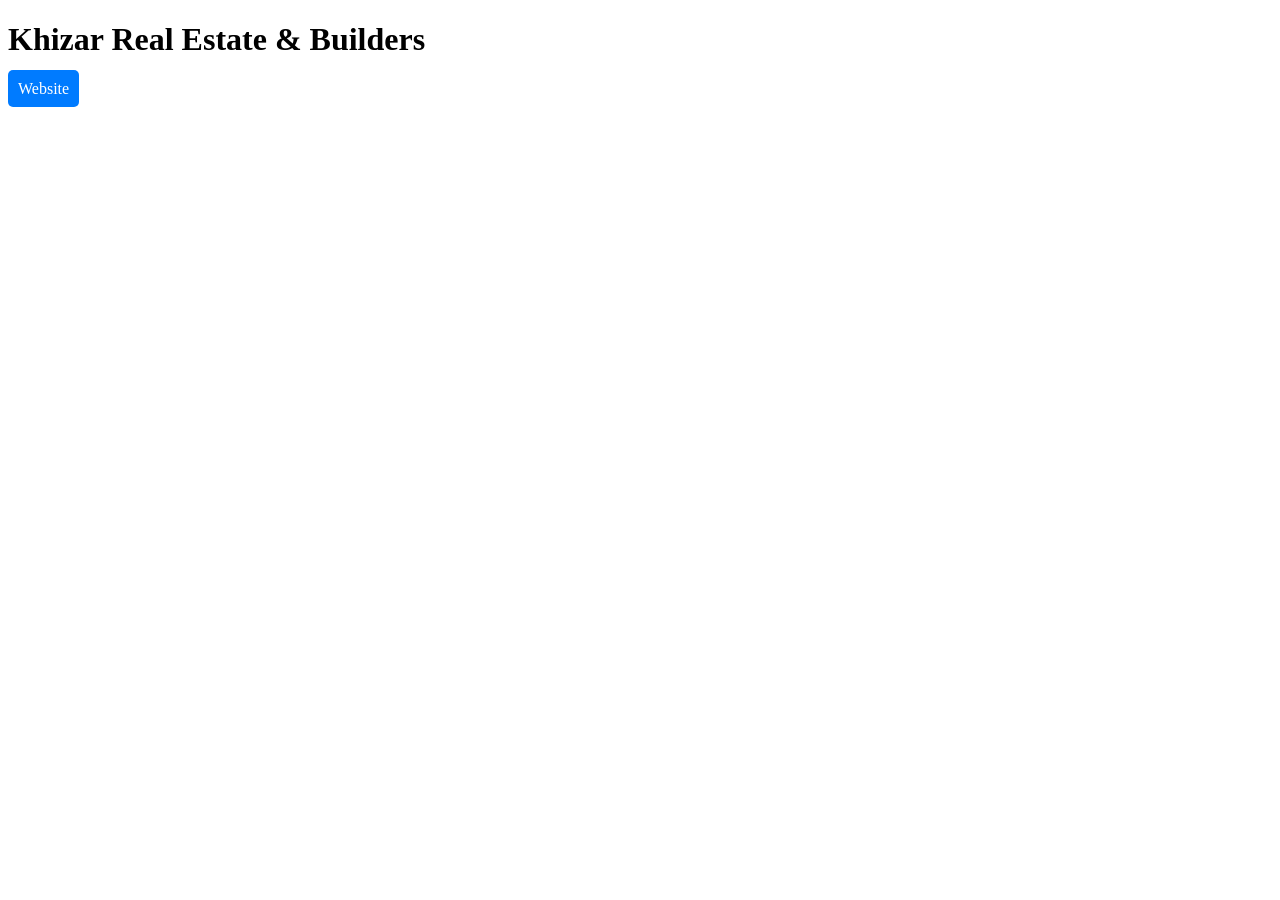
<file: index.html>
<!DOCTYPE html>
<html lang="en">
<head>
    <meta charset="UTF-8">
    <meta name="viewport" content="width=device-width, initial-scale=1.0">
    <title>Khizar Real Estate & Builders</title>
</head>
<body>
    <style>
        .mkb a{
            padding: 10px;
            background-color: #007bff;
            color: white;
            border-radius: 5px;
            text-decoration: none;
            flex-direction: column;
        }

    </style>
    <h1>Khizar Real Estate & Builders</h1>
    <div class="mkb">
        <a href="./Assignment2/index.html">Website</a>
    </div>
</body>
</html>
</file>
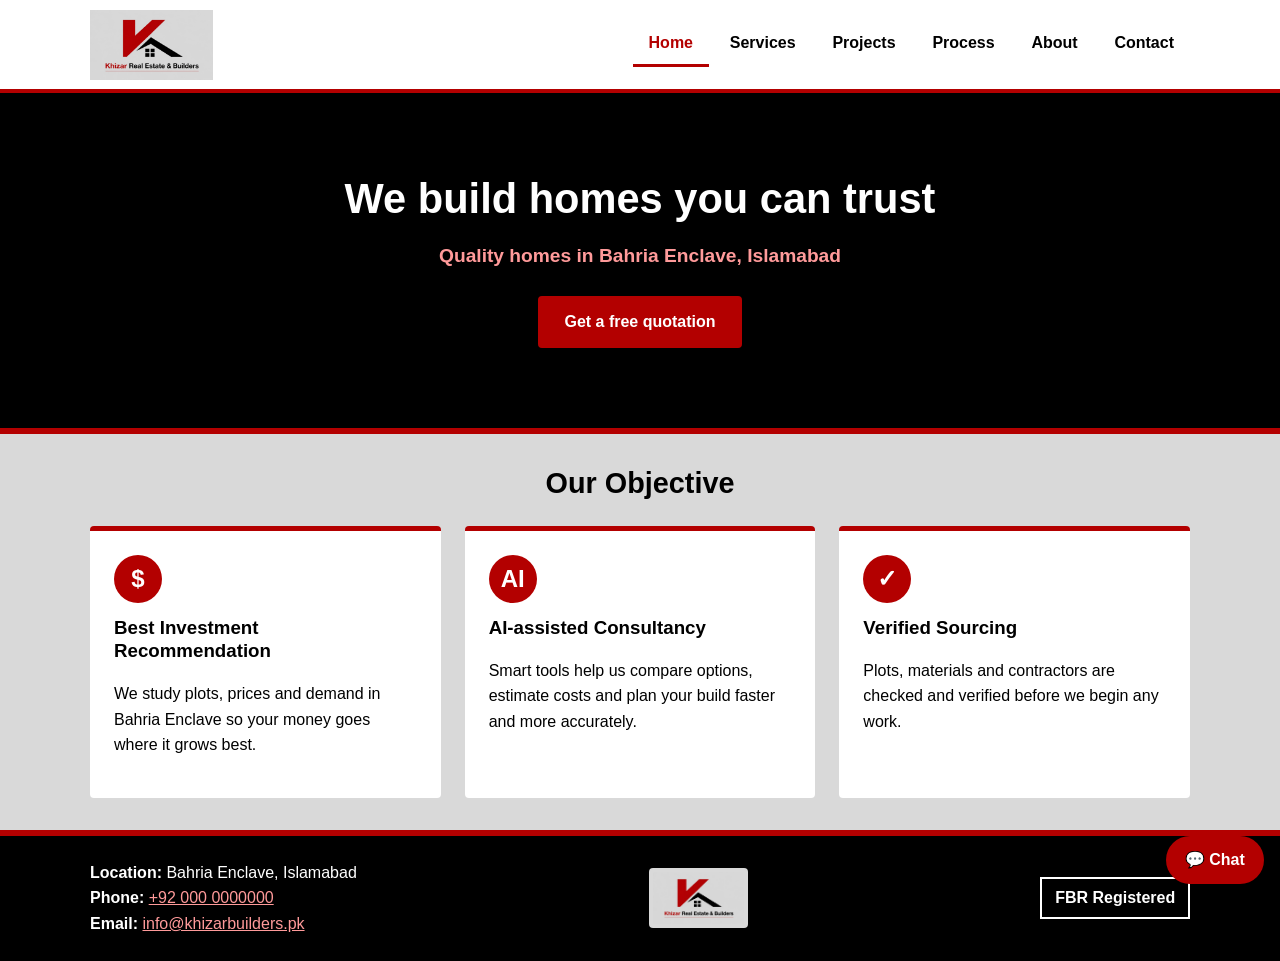
<file: Assignment2/index.html>
<!DOCTYPE html>
<html lang="en">
<head>
  <meta charset="UTF-8">
  <meta name="viewport" content="width=device-width, initial-scale=1">
  <meta name="description" content="Khizar Real Estate &amp; Builders - house construction in Bahria Enclave, Islamabad.">
  <title>Home | Khizar Real Estate &amp; Builders</title>
  <link rel="stylesheet" href="style.css">
</head>
<body>
  <a class="skip" href="#main">Skip to main content</a>
  <header class="site-header">
    <div class="header-inner">
      <a class="brand" href="index.html"><img src="images/logo.jpg" alt="Khizar Real Estate &amp; Builders logo"></a>
      <nav aria-label="Main navigation">
      <ul>
        <li><a href="index.html" class="current" aria-current="page">Home</a></li>
        <li><a href="services.html">Services</a></li>
        <li><a href="projects.html">Projects</a></li>
        <li><a href="process.html">Process</a></li>
        <li><a href="about.html">About</a></li>
        <li><a href="contact.html">Contact</a></li>
      </ul>
      </nav>
    </div>
  </header>

  <main id="main">
    <section class="hero">
      <h1>We build homes you can trust</h1>
      <p class="tagline">Quality homes in Bahria Enclave, Islamabad</p>
      <a class="btn" href="contact.html">Get a free quotation</a>
    </section>
    <div class="container">
      <section>
        <h2 class="section-title">Our Objective</h2>
        <div class="cards">
          <article class="card">
            <span class="icon" aria-hidden="true">$</span>
            <h3>Best Investment Recommendation</h3>
            <p>We study plots, prices and demand in Bahria Enclave so your money goes where it grows best.</p>
          </article>
          <article class="card">
            <span class="icon" aria-hidden="true">AI</span>
            <h3>AI-assisted Consultancy</h3>
            <p>Smart tools help us compare options, estimate costs and plan your build faster and more accurately.</p>
          </article>
          <article class="card">
            <span class="icon" aria-hidden="true">&#10003;</span>
            <h3>Verified Sourcing</h3>
            <p>Plots, materials and contractors are checked and verified before we begin any work.</p>
          </article>
        </div>
      </section>
    </div>
  </main>

  <footer>
    <div class="footer-inner">
      <address>
        <strong>Location:</strong> Bahria Enclave, Islamabad<br>
        <strong>Phone:</strong> <a href="tel:+920000000000">+92 000 0000000</a><br>
        <strong>Email:</strong> <a href="mailto:info@khizarbuilders.pk">info@khizarbuilders.pk</a>
      </address>
      <img src="images/logo.jpg" alt="Khizar Real Estate &amp; Builders">
      <p class="fbr">FBR Registered</p>
    </div>
  </footer>
  <details class="chat">
    <summary aria-label="Open chat">&#128172; Chat</summary>
    <div class="chat-body">
      <h2>Ask Khizar Builders</h2>
      <p><strong>How much does construction cost?</strong><br>Please contact us for a free quotation.</p>
      <p><strong>How long does it take?</strong><br>Most homes are delivered in 6 to 8 months.</p>
      <p><strong>Where do you build?</strong><br>Bahria Enclave, Islamabad.</p>
      <p><a href="contact.html">Contact us</a></p>
    </div>
  </details>
</body>
</html>
</file>
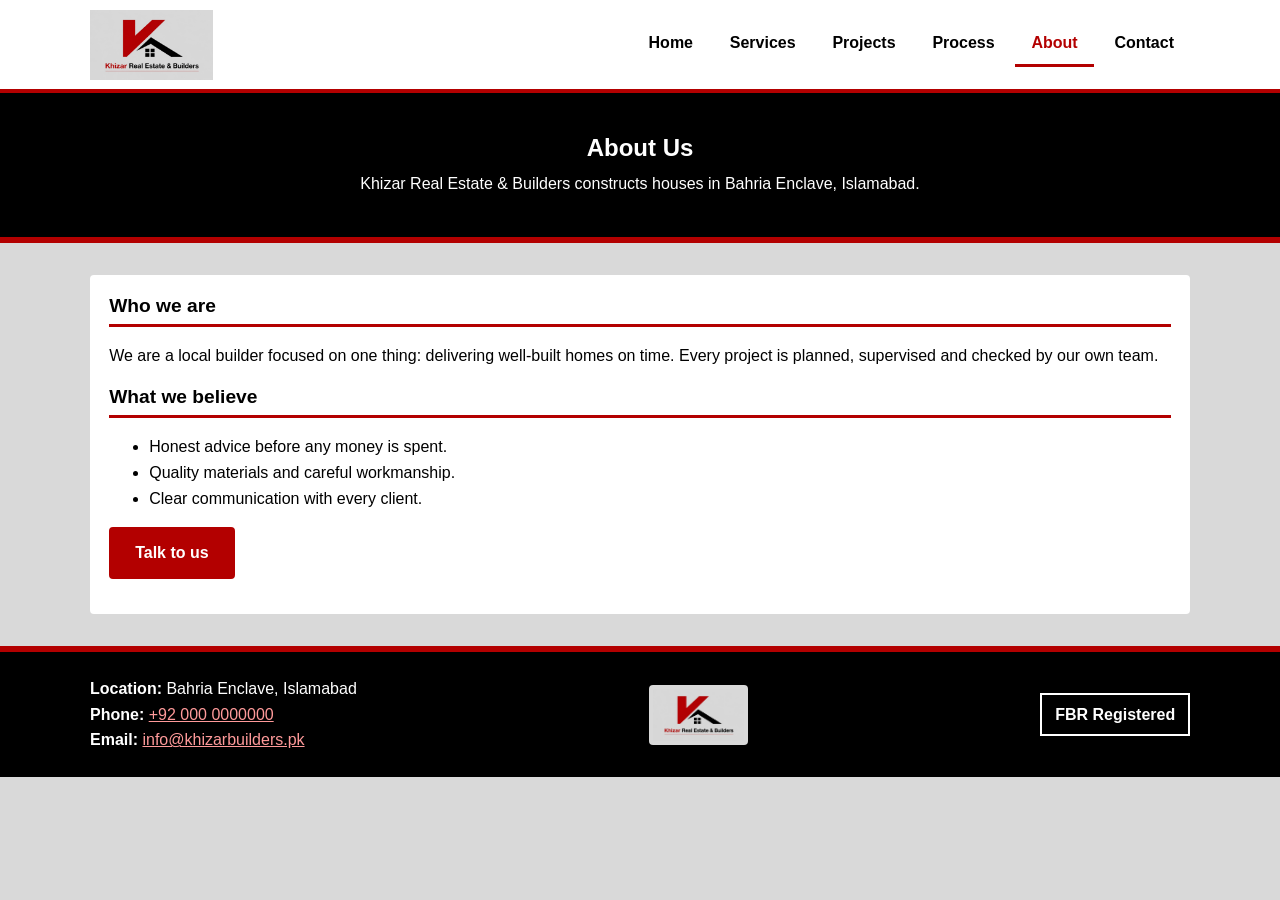
<file: Assignment2/about.html>
<!DOCTYPE html>
<html lang="en">
<head>
  <meta charset="UTF-8">
  <meta name="viewport" content="width=device-width, initial-scale=1">
  <meta name="description" content="Khizar Real Estate &amp; Builders - house construction in Bahria Enclave, Islamabad.">
  <title>About Us | Khizar Real Estate &amp; Builders</title>
  <link rel="stylesheet" href="style.css">
</head>
<body>
  <a class="skip" href="#main">Skip to main content</a>
  <header class="site-header">
    <div class="header-inner">
      <a class="brand" href="index.html"><img src="images/logo.jpg" alt="Khizar Real Estate &amp; Builders logo"></a>
      <nav aria-label="Main navigation">
      <ul>
        <li><a href="index.html">Home</a></li>
        <li><a href="services.html">Services</a></li>
        <li><a href="projects.html">Projects</a></li>
        <li><a href="process.html">Process</a></li>
        <li><a href="about.html" class="current" aria-current="page">About</a></li>
        <li><a href="contact.html">Contact</a></li>
      </ul>
      </nav>
    </div>
  </header>

  <main id="main">
    <section class="page-title">
      <h1>About Us</h1>
      <p>Khizar Real Estate &amp; Builders constructs houses in Bahria Enclave, Islamabad.</p>
    </section>
    <div class="container">
      <section class="panel">
        <h2>Who we are</h2>
        <p>We are a local builder focused on one thing: delivering well-built homes on time. Every project is planned, supervised and checked by our own team.</p>
        <h2>What we believe</h2>
        <ul>
          <li>Honest advice before any money is spent.</li>
          <li>Quality materials and careful workmanship.</li>
          <li>Clear communication with every client.</li>
        </ul>
        <p><a class="btn" href="contact.html">Talk to us</a></p>
      </section>
    </div>
  </main>

  <footer>
    <div class="footer-inner">
      <address>
        <strong>Location:</strong> Bahria Enclave, Islamabad<br>
        <strong>Phone:</strong> <a href="tel:+920000000000">+92 000 0000000</a><br>
        <strong>Email:</strong> <a href="mailto:info@khizarbuilders.pk">info@khizarbuilders.pk</a>
      </address>
      <img src="images/logo.jpg" alt="Khizar Real Estate &amp; Builders">
      <p class="fbr">FBR Registered</p>
    </div>
  </footer>
</body>
</html>
</file>
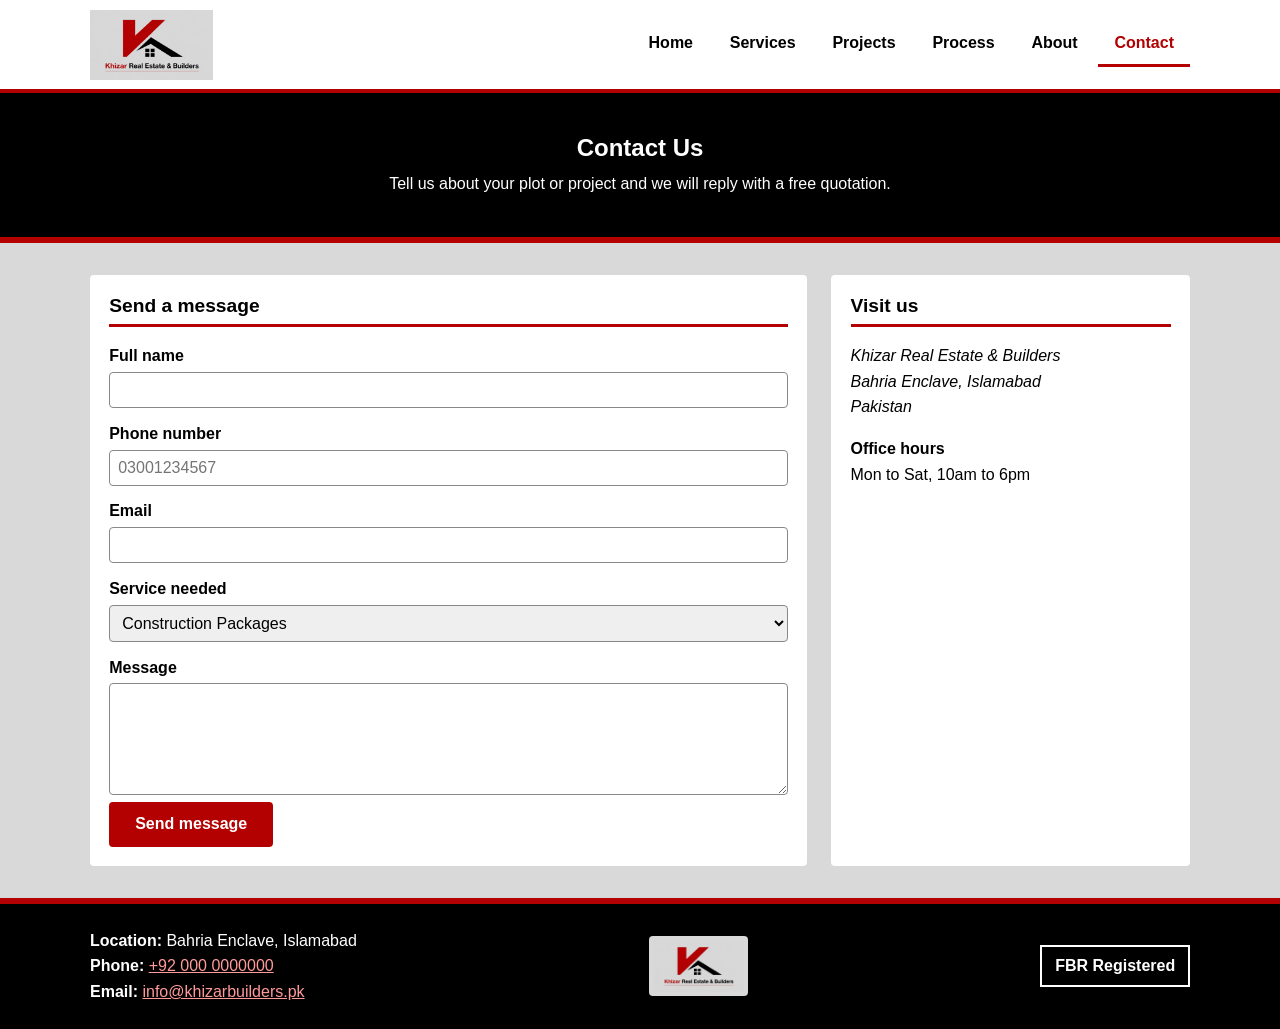
<file: Assignment2/contact.html>
<!DOCTYPE html>
<html lang="en">
<head>
  <meta charset="UTF-8">
  <meta name="viewport" content="width=device-width, initial-scale=1">
  <meta name="description" content="Khizar Real Estate &amp; Builders - house construction in Bahria Enclave, Islamabad.">
  <title>Contact | Khizar Real Estate &amp; Builders</title>
  <link rel="stylesheet" href="style.css">
</head>
<body>
  <a class="skip" href="#main">Skip to main content</a>
  <header class="site-header">
    <div class="header-inner">
      <a class="brand" href="index.html"><img src="images/logo.jpg" alt="Khizar Real Estate &amp; Builders logo"></a>
      <nav aria-label="Main navigation">
      <ul>
        <li><a href="index.html">Home</a></li>
        <li><a href="services.html">Services</a></li>
        <li><a href="projects.html">Projects</a></li>
        <li><a href="process.html">Process</a></li>
        <li><a href="about.html">About</a></li>
        <li><a href="contact.html" class="current" aria-current="page">Contact</a></li>
      </ul>
      </nav>
    </div>
  </header>

  <main id="main">
    <section class="page-title">
      <h1>Contact Us</h1>
      <p>Tell us about your plot or project and we will reply with a free quotation.</p>
    </section>
    <div class="container form-wrap">
      <section class="panel">
        <h2>Send a message</h2>
        <form action="contact.html" method="post">
          <label for="name">Full name</label>
          <input type="text" id="name" name="name" required minlength="3">
          <label for="phone">Phone number</label>
          <input type="tel" id="phone" name="phone" required pattern="[0-9]{10,13}" placeholder="03001234567">
          <label for="email">Email</label>
          <input type="email" id="email" name="email" required>
          <label for="service">Service needed</label>
          <select id="service" name="service">
            <option>Construction Packages</option>
            <option>Architectural Design &amp; Map Approvals</option>
            <option>Interior Designing</option>
            <option>Sales &amp; Purchase</option>
            <option>Consultancy</option>
          </select>
          <label for="message">Message</label>
          <textarea id="message" name="message" rows="5" required minlength="10"></textarea>
          <button type="submit" class="btn">Send message</button>
        </form>
      </section>
      <aside class="panel">
        <h2>Visit us</h2>
        <address>Khizar Real Estate &amp; Builders<br>Bahria Enclave, Islamabad<br>Pakistan</address>
        <p><strong>Office hours</strong><br>Mon to Sat, 10am to 6pm</p>
      </aside>
    </div>
  </main>

  <footer>
    <div class="footer-inner">
      <address>
        <strong>Location:</strong> Bahria Enclave, Islamabad<br>
        <strong>Phone:</strong> <a href="tel:+920000000000">+92 000 0000000</a><br>
        <strong>Email:</strong> <a href="mailto:info@khizarbuilders.pk">info@khizarbuilders.pk</a>
      </address>
      <img src="images/logo.jpg" alt="Khizar Real Estate &amp; Builders">
      <p class="fbr">FBR Registered</p>
    </div>
  </footer>
</body>
</html>
</file>
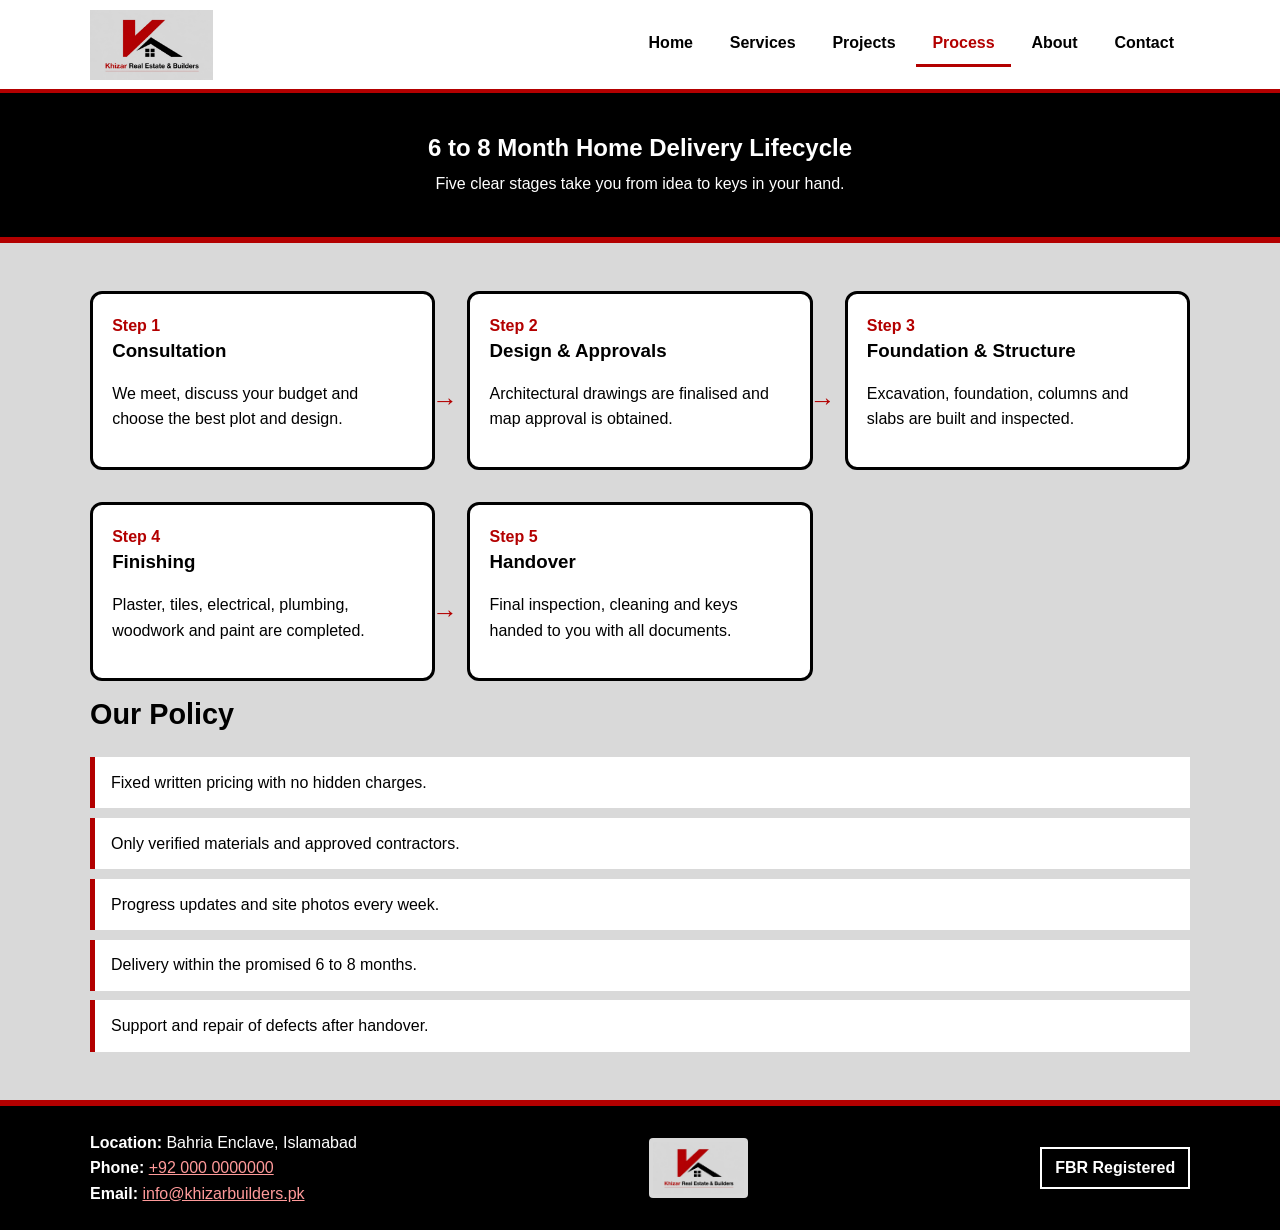
<file: Assignment2/process.html>
<!DOCTYPE html>
<html lang="en">
<head>
  <meta charset="UTF-8">
  <meta name="viewport" content="width=device-width, initial-scale=1">
  <meta name="description" content="Khizar Real Estate &amp; Builders - house construction in Bahria Enclave, Islamabad.">
  <title>Process | Khizar Real Estate &amp; Builders</title>
  <link rel="stylesheet" href="style.css">
</head>
<body>
  <a class="skip" href="#main">Skip to main content</a>
  <header class="site-header">
    <div class="header-inner">
      <a class="brand" href="index.html"><img src="images/logo.jpg" alt="Khizar Real Estate &amp; Builders logo"></a>
      <nav aria-label="Main navigation">
      <ul>
        <li><a href="index.html">Home</a></li>
        <li><a href="services.html">Services</a></li>
        <li><a href="projects.html">Projects</a></li>
        <li><a href="process.html" class="current" aria-current="page">Process</a></li>
        <li><a href="about.html">About</a></li>
        <li><a href="contact.html">Contact</a></li>
      </ul>
      </nav>
    </div>
  </header>

  <main id="main">
    <section class="page-title">
      <h1>6 to 8 Month Home Delivery Lifecycle</h1>
      <p>Five clear stages take you from idea to keys in your hand.</p>
    </section>
    <div class="container">
      <ol class="steps">
        <li><h3>Consultation</h3><p>We meet, discuss your budget and choose the best plot and design.</p></li>
        <li><h3>Design &amp; Approvals</h3><p>Architectural drawings are finalised and map approval is obtained.</p></li>
        <li><h3>Foundation &amp; Structure</h3><p>Excavation, foundation, columns and slabs are built and inspected.</p></li>
        <li><h3>Finishing</h3><p>Plaster, tiles, electrical, plumbing, woodwork and paint are completed.</p></li>
        <li><h3>Handover</h3><p>Final inspection, cleaning and keys handed to you with all documents.</p></li>
      </ol>
      <section>
        <h2>Our Policy</h2>
        <ul class="policy">
        <li>Fixed written pricing with no hidden charges.</li>
        <li>Only verified materials and approved contractors.</li>
        <li>Progress updates and site photos every week.</li>
        <li>Delivery within the promised 6 to 8 months.</li>
        <li>Support and repair of defects after handover.</li>
        </ul>
      </section>
    </div>
  </main>

  <footer>
    <div class="footer-inner">
      <address>
        <strong>Location:</strong> Bahria Enclave, Islamabad<br>
        <strong>Phone:</strong> <a href="tel:+920000000000">+92 000 0000000</a><br>
        <strong>Email:</strong> <a href="mailto:info@khizarbuilders.pk">info@khizarbuilders.pk</a>
      </address>
      <img src="images/logo.jpg" alt="Khizar Real Estate &amp; Builders">
      <p class="fbr">FBR Registered</p>
    </div>
  </footer>
</body>
</html>
</file>
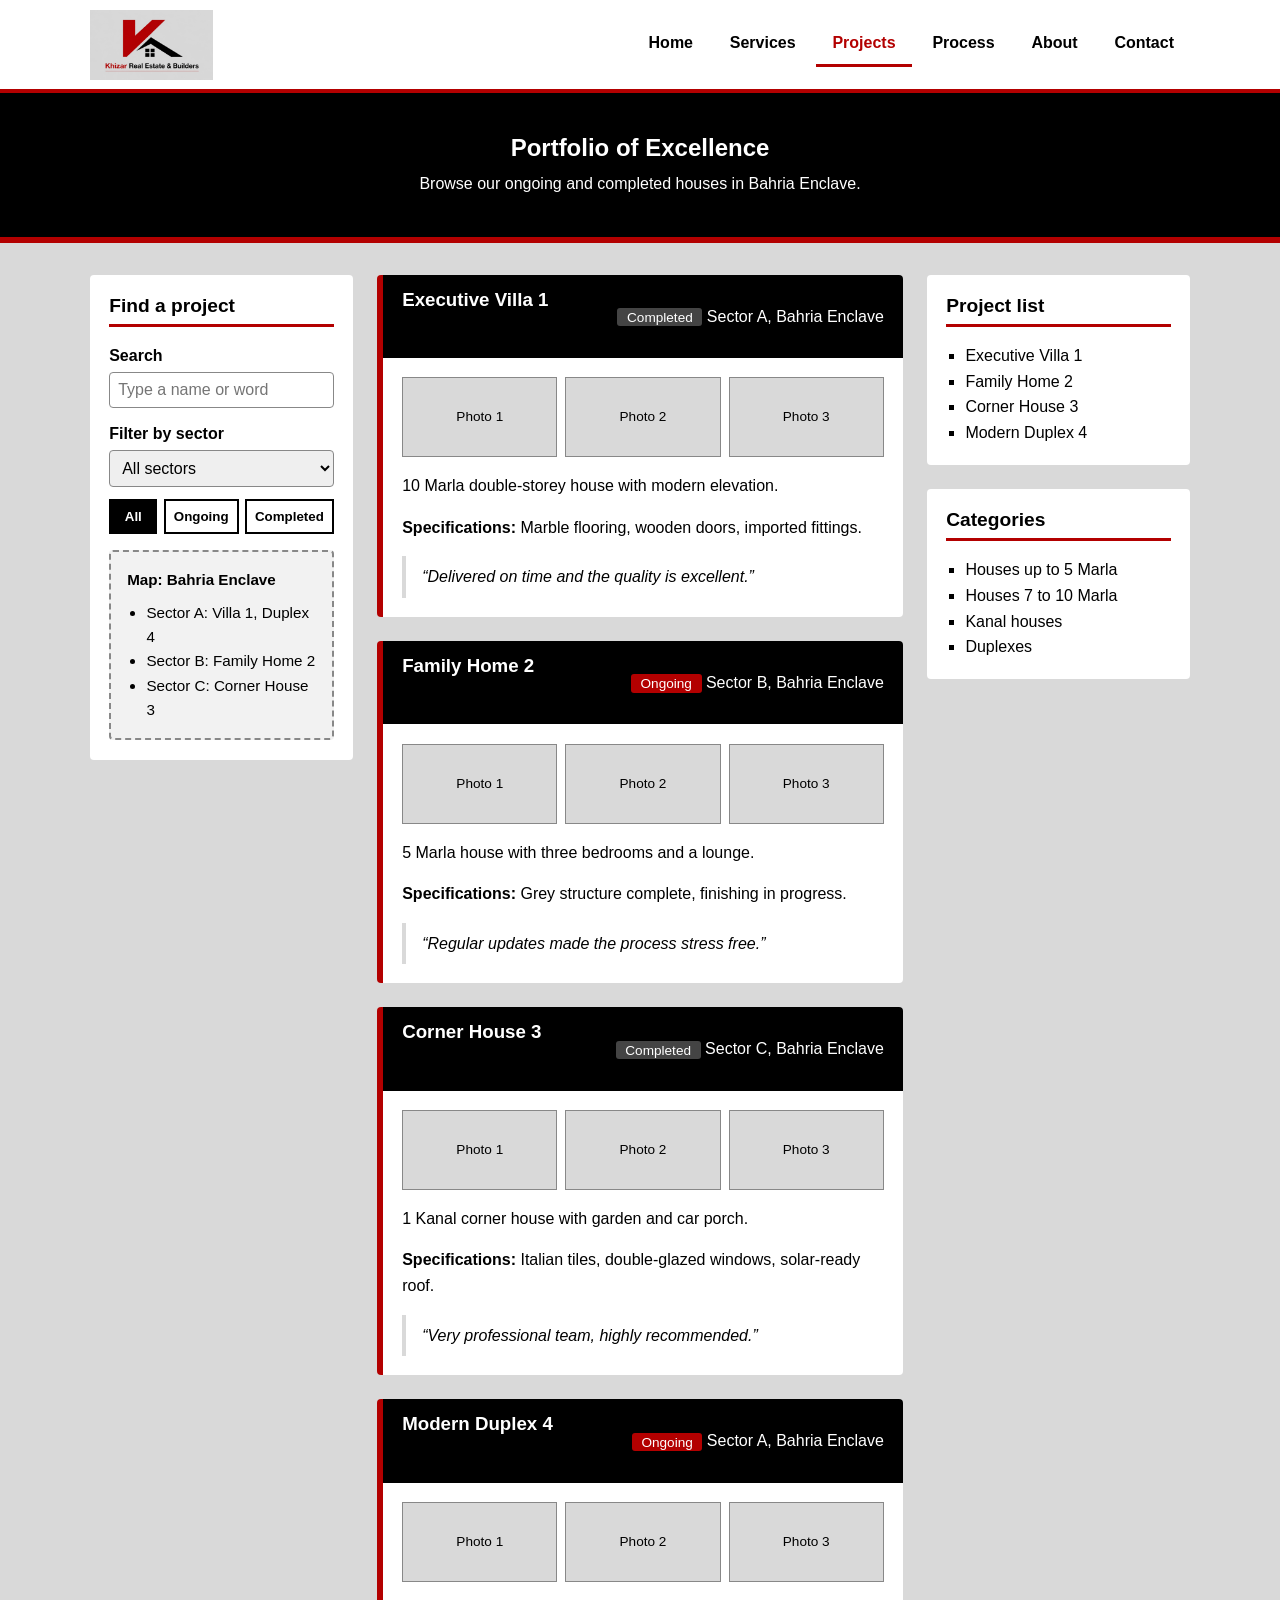
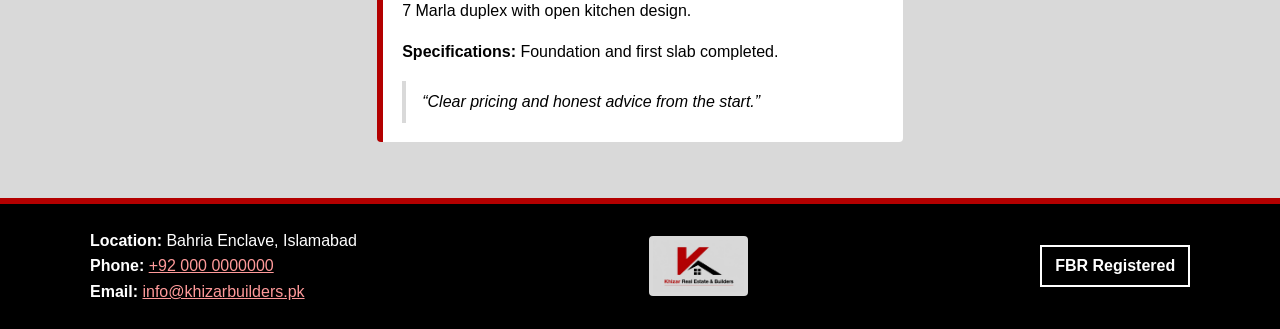
<file: Assignment2/projects.html>
<!DOCTYPE html>
<html lang="en">
<head>
  <meta charset="UTF-8">
  <meta name="viewport" content="width=device-width, initial-scale=1">
  <meta name="description" content="Khizar Real Estate &amp; Builders - house construction in Bahria Enclave, Islamabad.">
  <title>Projects | Khizar Real Estate &amp; Builders</title>
  <link rel="stylesheet" href="style.css">
</head>
<body>
  <a class="skip" href="#main">Skip to main content</a>
  <header class="site-header">
    <div class="header-inner">
      <a class="brand" href="index.html"><img src="images/logo.jpg" alt="Khizar Real Estate &amp; Builders logo"></a>
      <nav aria-label="Main navigation">
      <ul>
        <li><a href="index.html">Home</a></li>
        <li><a href="services.html">Services</a></li>
        <li><a href="projects.html" class="current" aria-current="page">Projects</a></li>
        <li><a href="process.html">Process</a></li>
        <li><a href="about.html">About</a></li>
        <li><a href="contact.html">Contact</a></li>
      </ul>
      </nav>
    </div>
  </header>

  <main id="main">
    <section class="page-title">
      <h1>Portfolio of Excellence</h1>
      <p>Browse our ongoing and completed houses in Bahria Enclave.</p>
    </section>
    <div class="container projects-layout">
      <aside class="panel" aria-label="Search and filters">
        <h2>Find a project</h2>
        <label for="search">Search</label>
        <input type="search" id="search" placeholder="Type a name or word">
        <label for="sector">Filter by sector</label>
        <select id="sector">
          <option value="all">All sectors</option>
          <option value="A">Sector A</option>
          <option value="B">Sector B</option>
          <option value="C">Sector C</option>
        </select>
        <div class="status-buttons">
          <button type="button" class="active">All</button>
          <button type="button">Ongoing</button>
          <button type="button">Completed</button>
        </div>
        <div class="map">
          <strong>Map: Bahria Enclave</strong>
          <ul><li>Sector A: Villa 1, Duplex 4</li><li>Sector B: Family Home 2</li><li>Sector C: Corner House 3</li></ul>
        </div>
      </aside>
      <section aria-label="Projects">
        <article class="project" data-sector="A">
          <header><h3>Executive Villa 1</h3><p><span class="badge done">Completed</span> Sector A, Bahria Enclave</p></header>
          <div class="body">
            <div class="thumbs"><span>Photo 1</span><span>Photo 2</span><span>Photo 3</span></div>
            <p>10 Marla double-storey house with modern elevation.</p>
            <p><strong>Specifications:</strong> Marble flooring, wooden doors, imported fittings.</p>
            <blockquote>&ldquo;Delivered on time and the quality is excellent.&rdquo;</blockquote>
          </div>
        </article>
        <article class="project" data-sector="B">
          <header><h3>Family Home 2</h3><p><span class="badge">Ongoing</span> Sector B, Bahria Enclave</p></header>
          <div class="body">
            <div class="thumbs"><span>Photo 1</span><span>Photo 2</span><span>Photo 3</span></div>
            <p>5 Marla house with three bedrooms and a lounge.</p>
            <p><strong>Specifications:</strong> Grey structure complete, finishing in progress.</p>
            <blockquote>&ldquo;Regular updates made the process stress free.&rdquo;</blockquote>
          </div>
        </article>
        <article class="project" data-sector="C">
          <header><h3>Corner House 3</h3><p><span class="badge done">Completed</span> Sector C, Bahria Enclave</p></header>
          <div class="body">
            <div class="thumbs"><span>Photo 1</span><span>Photo 2</span><span>Photo 3</span></div>
            <p>1 Kanal corner house with garden and car porch.</p>
            <p><strong>Specifications:</strong> Italian tiles, double-glazed windows, solar-ready roof.</p>
            <blockquote>&ldquo;Very professional team, highly recommended.&rdquo;</blockquote>
          </div>
        </article>
        <article class="project" data-sector="A">
          <header><h3>Modern Duplex 4</h3><p><span class="badge">Ongoing</span> Sector A, Bahria Enclave</p></header>
          <div class="body">
            <div class="thumbs"><span>Photo 1</span><span>Photo 2</span><span>Photo 3</span></div>
            <p>7 Marla duplex with open kitchen design.</p>
            <p><strong>Specifications:</strong> Foundation and first slab completed.</p>
            <blockquote>&ldquo;Clear pricing and honest advice from the start.&rdquo;</blockquote>
          </div>
        </article>
      </section>
      <aside aria-label="Lists">
        <div class="panel">
          <h2>Project list</h2>
          <ul class="side-list">
            <li>Executive Villa 1</li><li>Family Home 2</li><li>Corner House 3</li><li>Modern Duplex 4</li>
          </ul>
        </div>
        <div class="panel" style="margin-top:1.5rem">
          <h2>Categories</h2>
          <ul class="side-list">
            <li>Houses up to 5 Marla</li><li>Houses 7 to 10 Marla</li><li>Kanal houses</li><li>Duplexes</li>
          </ul>
        </div>
      </aside>
    </div>
  </main>

  <footer>
    <div class="footer-inner">
      <address>
        <strong>Location:</strong> Bahria Enclave, Islamabad<br>
        <strong>Phone:</strong> <a href="tel:+920000000000">+92 000 0000000</a><br>
        <strong>Email:</strong> <a href="mailto:info@khizarbuilders.pk">info@khizarbuilders.pk</a>
      </address>
      <img src="images/logo.jpg" alt="Khizar Real Estate &amp; Builders">
      <p class="fbr">FBR Registered</p>
    </div>
  </footer>
</body>
</html>
</file>
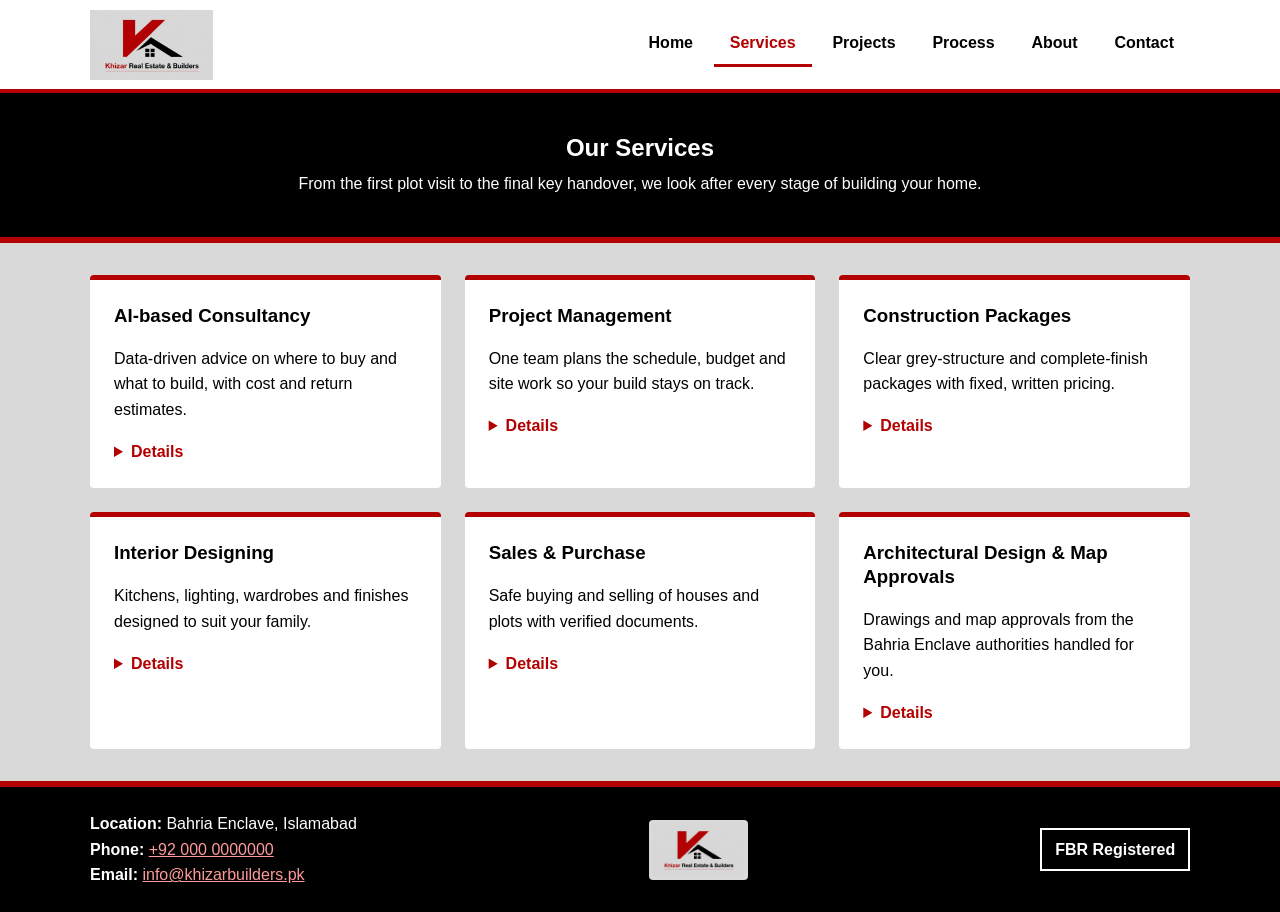
<file: Assignment2/services.html>
<!DOCTYPE html>
<html lang="en">
<head>
  <meta charset="UTF-8">
  <meta name="viewport" content="width=device-width, initial-scale=1">
  <meta name="description" content="Khizar Real Estate &amp; Builders - house construction in Bahria Enclave, Islamabad.">
  <title>Services | Khizar Real Estate &amp; Builders</title>
  <link rel="stylesheet" href="style.css">
</head>
<body>
  <a class="skip" href="#main">Skip to main content</a>
  <header class="site-header">
    <div class="header-inner">
      <a class="brand" href="index.html"><img src="images/logo.jpg" alt="Khizar Real Estate &amp; Builders logo"></a>
      <nav aria-label="Main navigation">
      <ul>
        <li><a href="index.html">Home</a></li>
        <li><a href="services.html" class="current" aria-current="page">Services</a></li>
        <li><a href="projects.html">Projects</a></li>
        <li><a href="process.html">Process</a></li>
        <li><a href="about.html">About</a></li>
        <li><a href="contact.html">Contact</a></li>
      </ul>
      </nav>
    </div>
  </header>

  <main id="main">
    <section class="page-title">
      <h1>Our Services</h1>
      <p>From the first plot visit to the final key handover, we look after every stage of building your home.</p>
    </section>
    <div class="container">
      <div class="cards">
        <article class="card">
          <h3>AI-based Consultancy</h3>
          <p>Data-driven advice on where to buy and what to build, with cost and return estimates.</p>
          <details><summary>Details</summary><p>Contact us to discuss this service and receive a free quotation for your project.</p></details>
        </article>
        <article class="card">
          <h3>Project Management</h3>
          <p>One team plans the schedule, budget and site work so your build stays on track.</p>
          <details><summary>Details</summary><p>Contact us to discuss this service and receive a free quotation for your project.</p></details>
        </article>
        <article class="card">
          <h3>Construction Packages</h3>
          <p>Clear grey-structure and complete-finish packages with fixed, written pricing.</p>
          <details><summary>Details</summary><p>Contact us to discuss this service and receive a free quotation for your project.</p></details>
        </article>
        <article class="card">
          <h3>Interior Designing</h3>
          <p>Kitchens, lighting, wardrobes and finishes designed to suit your family.</p>
          <details><summary>Details</summary><p>Contact us to discuss this service and receive a free quotation for your project.</p></details>
        </article>
        <article class="card">
          <h3>Sales &amp; Purchase</h3>
          <p>Safe buying and selling of houses and plots with verified documents.</p>
          <details><summary>Details</summary><p>Contact us to discuss this service and receive a free quotation for your project.</p></details>
        </article>
        <article class="card">
          <h3>Architectural Design &amp; Map Approvals</h3>
          <p>Drawings and map approvals from the Bahria Enclave authorities handled for you.</p>
          <details><summary>Details</summary><p>Contact us to discuss this service and receive a free quotation for your project.</p></details>
        </article>
      </div>
    </div>
  </main>

  <footer>
    <div class="footer-inner">
      <address>
        <strong>Location:</strong> Bahria Enclave, Islamabad<br>
        <strong>Phone:</strong> <a href="tel:+920000000000">+92 000 0000000</a><br>
        <strong>Email:</strong> <a href="mailto:info@khizarbuilders.pk">info@khizarbuilders.pk</a>
      </address>
      <img src="images/logo.jpg" alt="Khizar Real Estate &amp; Builders">
      <p class="fbr">FBR Registered</p>
    </div>
  </footer>
</body>
</html>
</file>
<file: Assignment2/style.css>
/* Khizar Real Estate & Builders - shared stylesheet */
:root {
  --red: #b30000;
  --black: #000000;
  --grey: #d9d9d9;
  --light: #f2f2f2;
  --white: #ffffff;
}
* { box-sizing: border-box; }
body { margin: 0; font-family: Arial, Helvetica, sans-serif; line-height: 1.6; color: var(--black); background: var(--grey); }
img { max-width: 100%; height: auto; }
a { color: var(--red); }
h1, h2, h3 { line-height: 1.25; margin-top: 0; }
h2 { font-size: 1.8rem; }
.container { width: 90%; max-width: 1100px; margin: 0 auto; padding: 2rem 0; }
.skip { position: absolute; left: -999px; }
.skip:focus { left: 0; background: var(--white); padding: .5rem; }
a:focus, button:focus, input:focus, select:focus, textarea:focus { outline: 3px solid var(--red); outline-offset: 2px; }

/* Header + navigation (flexbox) */
header { background: var(--white); border-bottom: 4px solid var(--red); }
.header-inner { display: flex; justify-content: space-between; align-items: center; flex-wrap: wrap; gap: 1rem; width: 90%; max-width: 1100px; margin: 0 auto; padding: .6rem 0; }
.brand img { height: 70px; display: block; }
nav ul { list-style: none; margin: 0; padding: 0; display: flex; flex-wrap: wrap; gap: .3rem; }
nav a { display: block; padding: .5rem 1rem; color: var(--black); text-decoration: none; font-weight: bold; border-bottom: 3px solid transparent; }
nav a:hover, nav a.current { color: var(--red); border-bottom-color: var(--red); }

/* Hero */
.hero { background: var(--black); color: var(--white); text-align: center; padding: 5rem 1rem; border-bottom: 6px solid var(--red); }
.hero h1 { font-size: 2.6rem; margin-bottom: 1rem; }
.hero p { font-size: 1.2rem; max-width: 650px; margin: 0 auto 1.5rem; }
.tagline { color: #ff9a9a; font-weight: bold; }
.page-title { background: var(--black); color: var(--white); text-align: center; padding: 2.5rem 1rem; border-bottom: 6px solid var(--red); }
.page-title h1 { margin: 0 0 .5rem; }
.page-title p { margin: 0 auto; max-width: 700px; }
.btn { display: inline-block; background: var(--red); color: var(--white); padding: .7rem 1.5rem; border: 2px solid var(--red); border-radius: 4px; text-decoration: none; font-weight: bold; cursor: pointer; font-size: 1rem; }
.btn:hover { background: var(--black); border-color: var(--black); }

/* Cards (grid) */
.section-title { text-align: center; }
.cards { display: grid; grid-template-columns: repeat(3, 1fr); gap: 1.5rem; }
.card { background: var(--white); border-top: 5px solid var(--red); border-radius: 4px; padding: 1.5rem; }
.card h3 { color: var(--black); }
.icon { display: inline-block; width: 48px; height: 48px; line-height: 48px; text-align: center; background: var(--red); color: var(--white); font-size: 1.5rem; font-weight: bold; border-radius: 50%; margin-bottom: .8rem; }
.card details summary { cursor: pointer; color: var(--red); font-weight: bold; }

/* Projects page */
.projects-layout { display: grid; grid-template-columns: 1fr 2fr 1fr; gap: 1.5rem; align-items: start; }
.panel { background: var(--white); border-radius: 4px; padding: 1.2rem; }
.panel h2, .panel h3 { border-bottom: 3px solid var(--red); padding-bottom: .4rem; font-size: 1.2rem; }
.panel label { display: block; font-weight: bold; margin: .8rem 0 .2rem; }
.panel input, .panel select { width: 100%; padding: .5rem; border: 1px solid #888; border-radius: 4px; font-size: 1rem; }
.status-buttons { display: flex; gap: .4rem; margin-top: .8rem; flex-wrap: wrap; }
.status-buttons button { flex: 1; padding: .5rem; border: 2px solid var(--black); background: var(--white); cursor: pointer; font-weight: bold; }
.status-buttons button.active { background: var(--black); color: var(--white); }
.map { margin-top: 1rem; background: var(--light); border: 2px dashed #888; border-radius: 4px; padding: 1rem; font-size: .95rem; }
.map ul { margin: .5rem 0 0; padding-left: 1.2rem; }
.project { background: var(--white); border-radius: 4px; margin-bottom: 1.5rem; overflow: hidden; border-left: 6px solid var(--red); }
.project header { border: none; background: var(--black); color: var(--white); padding: .8rem 1.2rem; display: flex; justify-content: space-between; flex-wrap: wrap; gap: .5rem; }
.project header h3 { margin: 0; }
.project .body { padding: 1.2rem; }
.thumbs { display: flex; gap: .5rem; margin-bottom: 1rem; }
.thumbs span { flex: 1; height: 80px; background: var(--grey); border: 1px solid #888; display: flex; align-items: center; justify-content: center; font-size: .85rem; }
.badge { background: var(--red); color: var(--white); padding: .1rem .6rem; border-radius: 3px; font-size: .85rem; }
.badge.done { background: #444; }
.project blockquote { margin: .5rem 0 0; padding: .5rem 1rem; border-left: 4px solid var(--grey); font-style: italic; }
.side-list { list-style: square; padding-left: 1.2rem; margin: 0; }
.hidden { display: none; }
#noResults { background: var(--white); padding: 1rem; border-radius: 4px; }

/* Process page: (grid) */
.steps { display: grid; grid-template-columns: repeat(3, 1fr); gap: 2rem; list-style: none; padding: 0; counter-reset: step; }
.steps li { background: var(--white); border: 3px solid var(--black); border-radius: 12px; padding: 1.2rem; position: relative; counter-increment: step; }
.steps li::before { content: "Step " counter(step); display: block; color: var(--red); font-weight: bold; }
.steps li::after { content: "\2192"; position: absolute; right: -1.6rem; top: 50%; font-size: 1.6rem; color: var(--red); font-weight: bold; }
.steps li:nth-child(3n)::after, .steps li:last-child::after { content: ""; }
.policy li { background: var(--white); margin-bottom: .6rem; padding: .8rem 1rem; border-left: 5px solid var(--red); list-style: none; }
.policy { padding: 0; }

/* Contact form */
.form-wrap { display: grid; grid-template-columns: 2fr 1fr; gap: 1.5rem; }
form label { display: block; font-weight: bold; margin-top: 1rem; }
form input, form select, form textarea { width: 100%; padding: .6rem; border: 1px solid #888; border-radius: 4px; font-size: 1rem; font-family: inherit; }

/* Footer */
footer { background: var(--black); color: var(--white); border-top: 6px solid var(--red); }
.footer-inner { display: flex; justify-content: space-between; align-items: center; flex-wrap: wrap; gap: 1.5rem; width: 90%; max-width: 1100px; margin: 0 auto; padding: 1.5rem 0; }
footer address { font-style: normal; }
footer a { color: #ff9a9a; }
footer img { height: 60px; background: var(--grey); padding: 4px; border-radius: 4px; }
.fbr { border: 2px solid var(--white); padding: .4rem .8rem; font-weight: bold; }

/* Chat popup (HTML details) */
.chat { position: fixed; right: 1rem; bottom: 1rem; z-index: 10; width: 300px; max-width: 90%; }
.chat summary { list-style: none; cursor: pointer; margin-left: auto; width: max-content; background: var(--red); color: var(--white); padding: .7rem 1.2rem; border-radius: 30px; font-weight: bold; }
.chat summary::-webkit-details-marker { display: none; }
.chat-body { background: var(--white); border: 3px solid var(--black); border-radius: 8px; margin-bottom: .6rem; padding: 0 1rem 1rem; position: absolute; bottom: 3.2rem; right: 0; width: 100%; }
.chat-body h2 { margin: 0 -1rem 1rem; padding: .6rem 1rem; background: var(--black); color: var(--white); font-size: 1rem; }
.chat-body p { margin: 0 0 .8rem; font-size: .95rem; }

/* Responsive */
@media (max-width: 900px) {
  .cards, .steps { grid-template-columns: repeat(2, 1fr); }
  .steps li:nth-child(3n)::after { content: "\2192"; }
  .steps li:nth-child(2n)::after, .steps li:last-child::after { content: ""; }
  .projects-layout, .form-wrap { grid-template-columns: 1fr; }
}
@media (max-width: 600px) {
  .cards, .steps { grid-template-columns: 1fr; }
  .steps li::after { content: "" !important; }
  .hero h1 { font-size: 2rem; }
  .header-inner, .footer-inner { justify-content: center; text-align: center; }
  nav ul { justify-content: center; }
}

.site-header { position: sticky; top: 0; z-index: 5; }
</file>
